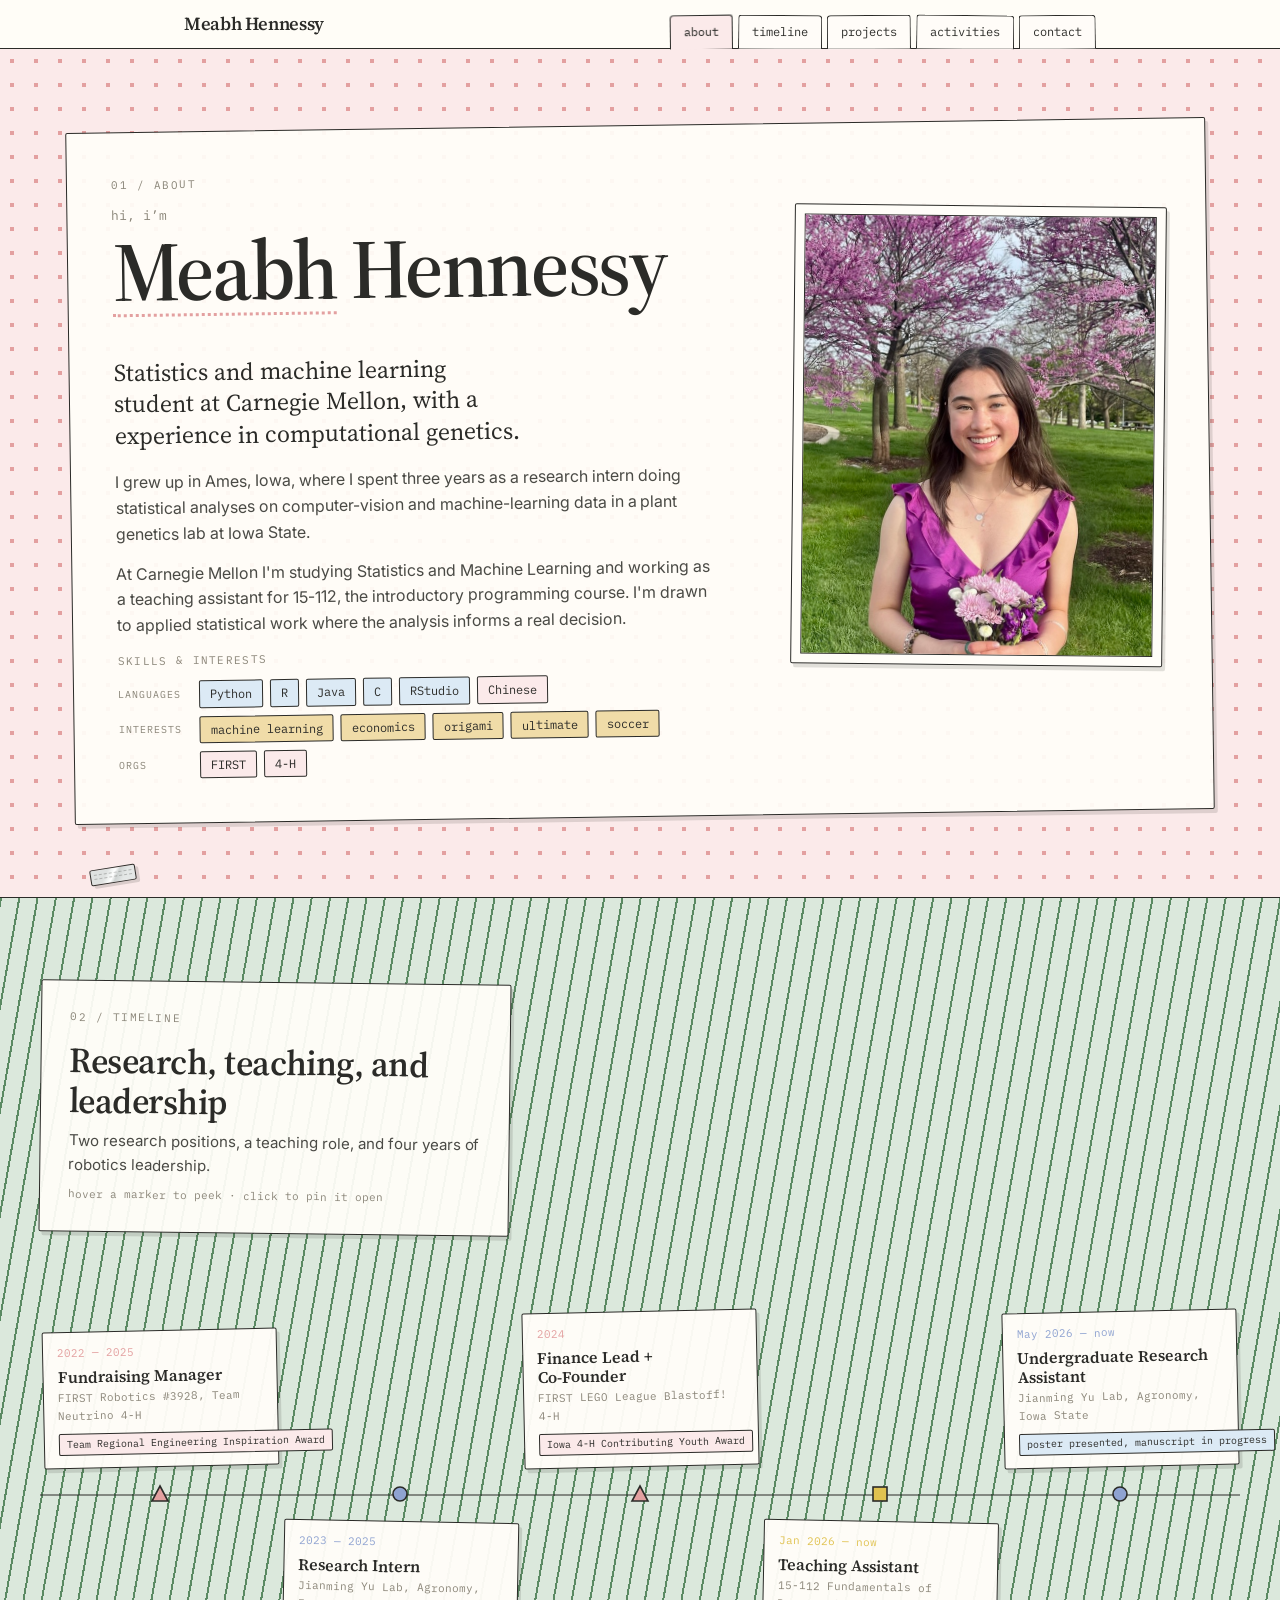
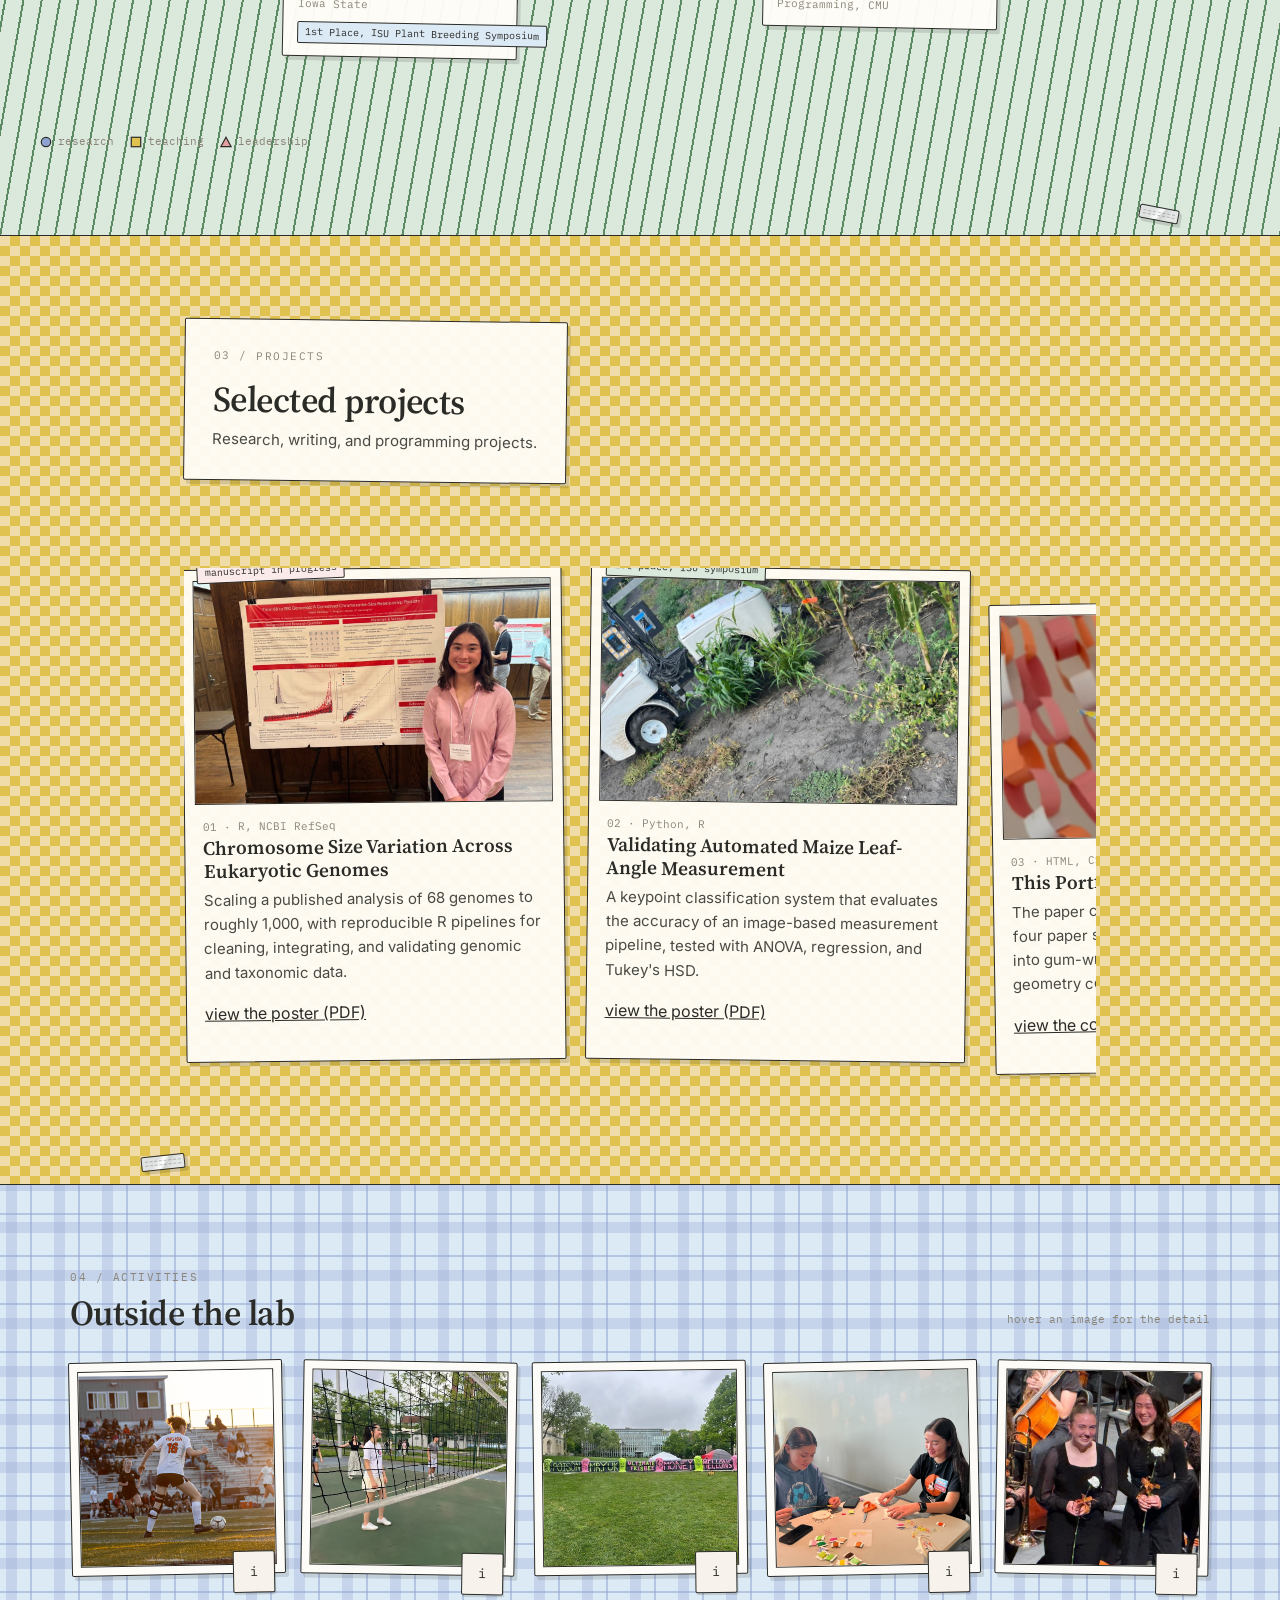
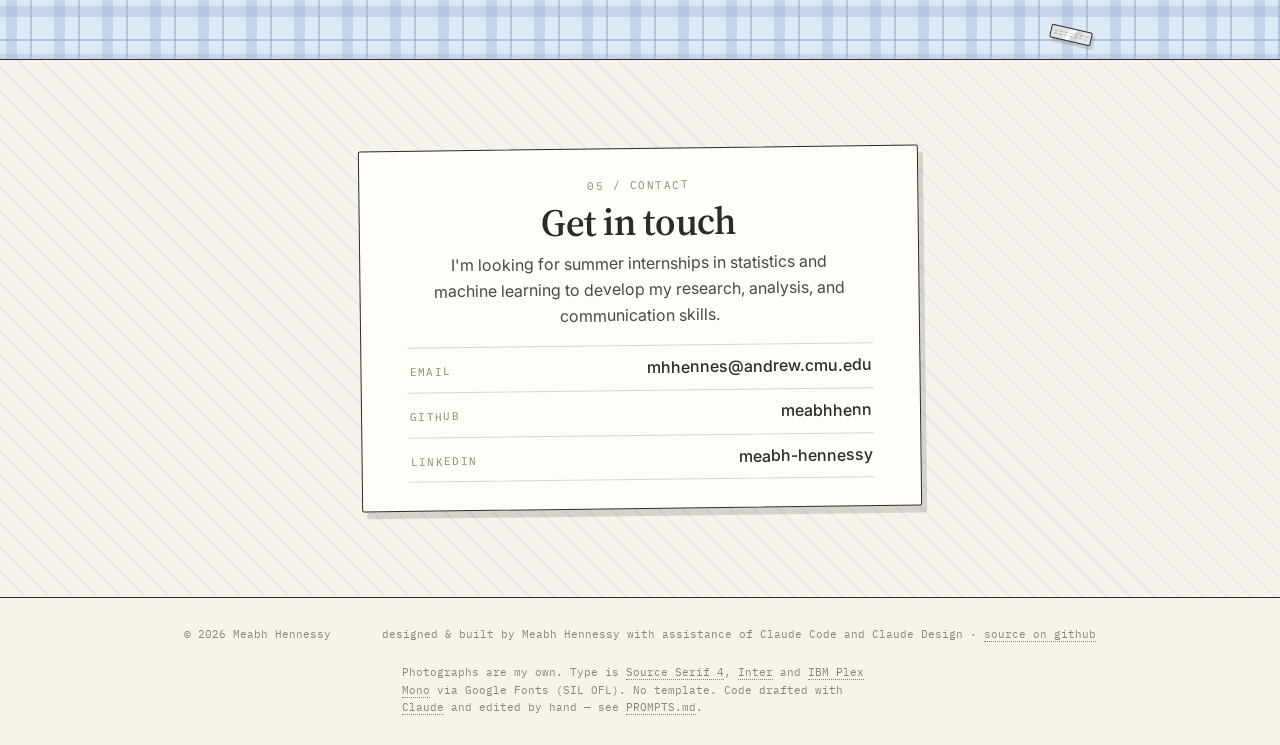
<file: index.html>
<!DOCTYPE html>
<!--
  Meabh Hennessy — portfolio, 15-113 Project 1.

  AI USAGE (required documentation)
  Tool: Claude (claude.ai), used in conversation across several sittings.
  Full prompt log: PROMPTS.md in this repository.

  How I used it: I wrote brief intro + motivation, I also sent inspo designs drawn up by me. The design brief follows:
  the Mondrian-collage layout, the paper-card treatment, the font type matches,
  section colours, timeline design choice, and the gum-wrapper hearts
  for the interactive feature. I described what I wanted and used AI to
  draft the HTML/CSS/JS, then read it back and sent it round again where it was
  wrong, e.g. the fold sequence was rebuilt many times because my prompts we're too vague for the concept.

  What I changed by hand after AI drafts: the fold geometry and step wording,
  the timeline copy (cut to short bullets), the skill grouping and colour
  coding, portrait crop and placement, and the z-index rule that keeps the
  wrappers below the text layer.

  What each file does:
    index.html      — content and structure, all sections
    css/styles.css  — layout, paper-card styling, responsive breakpoints
    js/main.js      — nav scroll state, timeline expand, the folding feature

  CREDITS
  All photographs are my own. Fonts are Source Serif 4, Inter and IBM Plex Mono,
  served from Google Fonts under the SIL Open Font License. No template used. I gave one reference webiste for the 
  AI to see what the background would be structured as: teamneutrino.org.
-->
<html lang="en">
<head>
<meta charset="utf-8" />
<meta name="viewport" content="width=device-width, initial-scale=1" />
<title>Meabh Hennessy — Portfolio</title>
<meta name="description" content="Portfolio of Meabh Hennessy — statistics and machine learning student at Carnegie Mellon." />
<link rel="icon" type="image/svg+xml" href="images/favicon.svg" />
<link rel="alternate icon" href="images/favicon.svg />
<link rel="preconnect" href="https://fonts.googleapis.com" />
<link rel="preconnect" href="https://fonts.gstatic.com" crossorigin />
<link href="https://fonts.googleapis.com/css2?family=Source+Serif+4:opsz,wght@8..60,400;8..60,600;8..60,700&family=Inter:wght@400;500&family=IBM+Plex+Mono:wght@400;500&display=swap" rel="stylesheet" />
<link rel="stylesheet" href="css/styles.css" />
</head>
<body>

<nav class="nav">
  <div class="nav__inner">
    <a class="nav__name" href="#about">Meabh Hennessy</a>
    <div class="nav__tabs">
      <a class="tab tab--about" href="#about" data-tab="about">about</a>
      <a class="tab tab--timeline" href="#timeline" data-tab="timeline">timeline</a>
      <a class="tab tab--projects" href="#projects" data-tab="projects">projects</a>
      <a class="tab tab--activities" href="#activities" data-tab="activities">activities</a>
      <a class="tab tab--contact" href="#contact" data-tab="contact">contact</a>
    </div>
  </div>
</nav>

<main>

  <section class="section section--about" id="about">
    <div class="flock" data-flock="about" aria-hidden="true"></div>
    <button class="seed" type="button" data-seed="1" data-back="#f2e4e4" style="--sbot:15px;--sleft:7%;--ssize:46px;--srot:-9deg" aria-label="Fold this gum wrapper into a heart" title="fold a gum-wrapper heart — 8 folds, and it stays here"></button>
    <div class="wrap wrap--wide">
      <div class="card card--hero">
        <p class="eyebrow">01 / about</p>
        <p class="kicker">hi, i&rsquo;m</p>
        <h1 class="display">
          <span class="name" id="name-trigger" tabindex="0" role="button" aria-describedby="name-note">Meabh<span class="name__note" id="name-note" role="tooltip"><span class="name__ipa">/ mayv /</span>Irish &mdash; the older spelling of Maeve, from Old Irish <em>Medb</em>, &ldquo;a fierce warrior queen in Irish history&rdquo;</span></span> Hennessy
        </h1>

        <div class="hero__grid">
          <div>
            <p class="lede">Statistics and machine learning student at Carnegie Mellon, with a experience in computational genetics.</p>
            <p class="body">I grew up in Ames, Iowa, where I spent three years as a research intern doing statistical analyses on computer-vision and machine-learning data in a plant genetics lab at Iowa State.</p>
            <p class="body">At Carnegie Mellon I'm studying Statistics and Machine Learning and working as a teaching assistant for 15-112, the introductory programming course. I'm drawn to applied statistical work where the analysis informs a real decision.</p>
            <p class="eyebrow eyebrow--tight">skills &amp; interests</p>
            <div class="tag-groups">
              <div class="tag-group">
                <span class="tag-group__label">languages</span>
                <ul class="tags">
                  <li class="tag tag--blue">Python</li>
                  <li class="tag tag--blue">R</li>
                  <li class="tag tag--blue">Java</li>
                  <li class="tag tag--blue">C</li>
                  <li class="tag tag--blue">RStudio</li>
                  <li class="tag tag--pink">Chinese</li>
                </ul>
              </div>
              <div class="tag-group">
                <span class="tag-group__label">interests</span>
                <ul class="tags">
                  <li class="tag tag--mustard">machine learning</li>
                  <li class="tag tag--mustard">economics</li>
                  <li class="tag tag--mustard">origami</li>
                  <li class="tag tag--mustard">ultimate</li>
                  <li class="tag tag--mustard">soccer</li>
                </ul>
              </div>
              <div class="tag-group">
                <span class="tag-group__label">orgs</span>
                <ul class="tags">
                  <li class="tag tag--pink">FIRST</li>
                  <li class="tag tag--pink">4-H</li>
                </ul>
              </div>
            </div>
          </div>

          <figure class="photo">
            <div class="photo__frame">
              <img src="images/portrait.jpeg" alt="Portrait of Meabh Hennessy" style="object-position:50% 30%" />
            </div>
          </figure>
        </div>
      </div>
    </div>
  </section>

  <section class="section section--timeline" id="timeline">
    <div class="flock" data-flock="timeline" aria-hidden="true"></div>
    <button class="seed" type="button" data-seed="2" data-back="#e2ece3" style="--sbot:14px;--sleft:89%;--ssize:40px;--srot:11deg" aria-label="Fold this gum wrapper into a heart" title="fold a gum-wrapper heart — 8 folds, and it stays here"></button>
    <div class="wrap wrap--widest">
      <div class="card card--intro card--tilt-b">
        <p class="eyebrow">02 / timeline</p>
        <h2 class="heading">Research, teaching, and leadership</h2>
        <p class="body body--sm">Two research positions, a teaching role, and four years of robotics leadership.</p>
        <p class="note">hover a marker to peek &middot; click to pin it open</p>
      </div>

      <ol class="rail">
        <li class="rail__entry" data-kind="leadership">
          <div class="rail__slot rail__slot--top">
            <article class="tl-card">
              <p class="tl-card__dates">2022 &mdash; 2025</p>
              <h3 class="tl-card__role">Fundraising Manager</h3>
              <p class="tl-card__org">FIRST Robotics #3928, Team Neutrino 4-H</p>
              <span class="award">Team Regional Engineering Inspiration Award</span>
              <button class="tl-toggle" type="button" aria-expanded="false"><span>more detail</span></button>
              <div class="tl-card__detail">
                <ul>
                  <li>Led 10-person fundraising subteam.</li>
                  <li>$100,000+ raised across two seasons.</li>
                  <li>Wrote grant applications and funding reports.</li>
                  <li>Sponsor communications.</li>
                </ul>
              </div>
            </article>
          </div>
          <button class="rail__mark" type="button" aria-expanded="false" aria-label="Fundraising Manager, 2022 &mdash; 2025">
            <svg viewBox="0 0 24 24" width="24" height="24" aria-hidden="true"><polygon points="12,4 20,19 4,19" /></svg>
          </button>
          <div class="rail__slot rail__slot--bottom"></div>
        </li>

        <li class="rail__entry" data-kind="research">
          <div class="rail__slot rail__slot--top"></div>
          <button class="rail__mark" type="button" aria-expanded="false" aria-label="Research Intern, 2023 &mdash; 2025">
            <svg viewBox="0 0 24 24" width="24" height="24" aria-hidden="true"><circle cx="12" cy="12" r="7" /></svg>
          </button>
          <div class="rail__slot rail__slot--bottom">
            <article class="tl-card">
              <p class="tl-card__dates">2023 &mdash; 2025</p>
              <h3 class="tl-card__role">Research Intern</h3>
              <p class="tl-card__org">Jianming Yu Lab, Agronomy, Iowa State</p>
              <span class="award">1st Place, ISU Plant Breeding Symposium</span>
              <button class="tl-toggle" type="button" aria-expanded="false"><span>more detail</span></button>
              <div class="tl-card__detail">
                <ul>
                  <li>Built keypoint classification system.</li>
                  <li>Scored computer measured maize leaf angles.</li>
                  <li>ANOVA, regression, Tukey&rsquo;s HSD in R.</li>
                  <li>Data visualisations.</li>
                  <li>Presented at five research events.</li>
                </ul>
              </div>
            </article>
          </div>
        </li>

        <li class="rail__entry" data-kind="leadership">
          <div class="rail__slot rail__slot--top">
            <article class="tl-card">
              <p class="tl-card__dates">2024</p>
              <h3 class="tl-card__role">Finance Lead + Co-Founder</h3>
              <p class="tl-card__org">FIRST LEGO League Blastoff! 4-H</p>
              <span class="award">Iowa 4-H Contributing Youth Award</span>
              <button class="tl-toggle" type="button" aria-expanded="false"><span>more detail</span></button>
              <div class="tl-card__detail">
                <ul>
                  <li>Co-founded the camp.</li>
                  <li>75+ young people introduced to coding + robotics.</li>
                  <li>20+ volunteers on staff.</li>
                  <li>$2,000 raised to run it.</li>
                </ul>
              </div>
            </article>
          </div>
          <button class="rail__mark" type="button" aria-expanded="false" aria-label="Finance Lead + Co-Founder, 2024">
            <svg viewBox="0 0 24 24" width="24" height="24" aria-hidden="true"><polygon points="12,4 20,19 4,19" /></svg>
          </button>
          <div class="rail__slot rail__slot--bottom"></div>
        </li>

        <li class="rail__entry" data-kind="teaching">
          <div class="rail__slot rail__slot--top"></div>
          <button class="rail__mark" type="button" aria-expanded="false" aria-label="Teaching Assistant, Jan 2026 &mdash; now">
            <svg viewBox="0 0 24 24" width="24" height="24" aria-hidden="true"><rect x="5" y="5" width="14" height="14" /></svg>
          </button>
          <div class="rail__slot rail__slot--bottom">
            <article class="tl-card">
              <p class="tl-card__dates">Jan 2026 &mdash; now</p>
              <h3 class="tl-card__role">Teaching Assistant</h3>
              <p class="tl-card__org">15-112 Fundamentals of Programming, CMU</p>
              <button class="tl-toggle" type="button" aria-expanded="false"><span>more detail</span></button>
              <div class="tl-card__detail">
                <ul>
                  <li>Office hours: Python, program design, debugging.</li>
                  <li>Co-teach recitations of 30+ students.</li>
                  <li>Grade code for correctness + style with AI.</li>
                </ul>
              </div>
            </article>
          </div>
        </li>

        <li class="rail__entry" data-kind="research">
          <div class="rail__slot rail__slot--top">
            <article class="tl-card">
              <p class="tl-card__dates">May 2026 &mdash; now</p>
              <h3 class="tl-card__role">Undergraduate Research Assistant</h3>
              <p class="tl-card__org">Jianming Yu Lab, Agronomy, Iowa State</p>
              <span class="award">poster presented, manuscript in progress</span>
              <button class="tl-toggle" type="button" aria-expanded="false"><span>more detail</span></button>
              <div class="tl-card__detail">
                <ul>
                  <li>Analysis of 1,000+ genomes.</li>
                  <li>NCBI RefSeq data.</li>
                  <li>Reproducible R workflows.</li>
                  <li>Cleaning, integration, and validation.</li>
                </ul>
              </div>
            </article>
          </div>
          <button class="rail__mark" type="button" aria-expanded="false" aria-label="Undergraduate Research Assistant, May 2026 &mdash; now">
            <svg viewBox="0 0 24 24" width="24" height="24" aria-hidden="true"><circle cx="12" cy="12" r="7" /></svg>
          </button>
          <div class="rail__slot rail__slot--bottom"></div>
        </li>
      </ol>

      <ul class="legend">
        <li><svg viewBox="0 0 14 14" width="12" height="12" aria-hidden="true"><circle cx="7" cy="7" r="5.5" fill="var(--blue)" stroke="#2b2b28" stroke-width="1.4" /></svg>research</li>
        <li><svg viewBox="0 0 14 14" width="12" height="12" aria-hidden="true"><rect x="1.5" y="1.5" width="11" height="11" fill="var(--mustard)" stroke="#2b2b28" stroke-width="1.4" /></svg>teaching</li>
        <li><svg viewBox="0 0 14 14" width="12" height="12" aria-hidden="true"><polygon points="7,1.5 13,12.5 1,12.5" fill="var(--pink)" stroke="#2b2b28" stroke-width="1.4" /></svg>leadership</li>
      </ul>
    </div>
  </section>

  <section class="section section--projects" id="projects">
    <div class="flock" data-flock="projects" aria-hidden="true"></div>
    <button class="seed" type="button" data-seed="3" data-back="#f5e9cd" style="--sbot:14px;--sleft:11%;--ssize:44px;--srot:-6deg" aria-label="Fold this gum wrapper into a heart" title="fold a gum-wrapper heart — 8 folds, and it stays here"></button>
    <div class="wrap">
      <div class="projects__head">
        <div class="card card--intro card--tilt-b">
          <p class="eyebrow">03 / projects</p>
          <h2 class="heading">Selected projects</h2>
          <p class="body body--sm">Research, writing, and programming projects.</p>
        </div>
      </div>

      <div class="grid">
        <article class="card card--project card--tilt-a">
          <span class="award award--corner">manuscript in progress</span>
          <div class="shot"><img src="images/proj-chromosome.jpeg" alt="Meabh presenting the chromosome-size research poster at the ISU symposium" style="object-position:50% 40%" /></div>
          <div class="card--project__text">
            <p class="note">01 &middot; R, NCBI RefSeq</p>
            <h3 class="title">Chromosome Size Variation Across Eukaryotic Genomes</h3>
            <p class="body body--sm">Scaling a published analysis of 68 genomes to roughly 1,000, with reproducible R pipelines for cleaning, integrating, and validating genomic and taxonomic data.</p>
            <p class="card__links"><a href="posters/chromosome-size-poster.pdf" target="_blank" rel="noopener">view the poster (PDF)</a></p>
          </div>
        </article>

        <article class="card card--project card--tilt-b card--offset">
          <span class="award award--corner award--corner-right">1st place, ISU symposium</span>
          <div class="shot"><img src="images/proj-phenobot.jpeg" alt="PhenoBot imaging rig in a maize field" style="object-position:18% 10%" /></div>
          <div class="card--project__text">
            <p class="note">02 &middot; Python, R</p>
            <h3 class="title">Validating Automated Maize Leaf-Angle Measurement</h3>
            <p class="body body--sm">A keypoint classification system that evaluates the accuracy of an image-based measurement pipeline, tested with ANOVA, regression, and Tukey's HSD.</p>            
            <p class="card__links"><a href="posters/leaf-angle-poster.pdf" target="_blank" rel="noopener">view the poster (PDF)</a></p>
          </div>
        </article>

        <article class="card card--project card--tilt-c card--offset-lg">
          <div class="shot"><img src="images/proj-website.jpeg" alt="A folded paper crane hanging beside paper chains" style="object-position:58% 38%" /></div>
          <div class="card--project__text">
            <p class="note">03 &middot; HTML, CSS, JavaScript</p>
            <h3 class="title">This Portfolio Site</h3>
            <p class="body body--sm">The paper cards are CSS transforms, and the four paper squares tucked into the margins fold into gum-wrapper hearts using reflection geometry computed in JavaScript.</p>            
            <p class="card__links"><a href="https://github.com/meabhhenn/meabhhenn.github.io" target="_blank" rel="noopener">view the code</a></p>
          </div>
        </article>

        <article class="card card--project card--tilt-a card--offset">
          <div class="shot"><img src="images/proj-crossy-road.jpeg" alt="Swing Set Dash gameplay, a Crossy-Road-style game with a playground swing set gauntlet" style="object-position:50% 45%" /></div>
          <div class="card--project__text">
            <p class="note">04 &middot; JavaScript, Three.js</p>
            <h3 class="title">Swing Set Dash</h3>
            <p class="body body--sm">A browser-playable Crossy-Road clone built with Kiro: hop forward through a playground gauntlet, timing your crossings past swinging kids on three parallel swing sets.</p>
            <p class="card__links"><a href="crossy-road/" target="_blank" rel="noopener">play the game</a> &middot; <a href="https://github.com/meabhhenn/meabhhenn.github.io/tree/main/crossy-road" target="_blank" rel="noopener">view the code</a></p>
          </div>
        </article>

        <article class="card card--project card--tilt-b card--offset">
          <div class="shot"><img src="images/proj-traffic-guess-game.png" alt="Map of the Chicago Loop region used in Traffic Guess Game, highlighting the area whose speeds you guess" style="object-position:50% 50%" /></div>
          <div class="card--project__text">
            <p class="note">05 &middot; Python, Flask, Socrata &amp; Open-Meteo APIs</p>
            <h3 class="title">Traffic Guess Game</h3>
            <p class="body body--sm">A Flask web app that tests your intuition against real Chicago traffic: each round shows a real historical hour's weather and region map, pulled live from the Socrata traffic API and Open-Meteo, and scores how close your speed guess lands to what was actually recorded.</p>
            <p class="card__links"><a href="traffic.html">play it live</a> · <a href="https://github.com/meabhhenn/traffic-guess-backend" target="_blank" rel="noopener">backend code</a> · <a href="https://github.com/meabhhenn/traffic-guess-game" target="_blank" rel="noopener">original version</a></p>
          </div>
        </article>
      </div>
    </div>
  </section>

  <section class="section section--activities" id="activities">
    <div class="flock" data-flock="activities" aria-hidden="true"></div>
    <button class="seed" type="button" data-seed="4" data-back="#e0eaf4" style="--sbot:17px;--sleft:82%;--ssize:42px;--srot:13deg" aria-label="Fold this gum wrapper into a heart" title="fold a gum-wrapper heart — 8 folds, and it stays here"></button>
    <div class="wrap wrap--wide">
      <div class="activities__head">
        <div>
          <p class="eyebrow">04 / activities</p>
          <h2 class="heading">Outside the lab</h2>
        </div>
        <p class="note">hover an image for the detail</p>
      </div>

      <div class="act-grid">
        <figure class="act-tile act-tile--a">
          <div class="act-tile__frame">
            <img src="images/act-soccer.jpeg" alt="Playing varsity soccer for Ames High School" style="object-position:55% 50%" />
            <div class="act-reveal" aria-hidden="true">
              <span class="act-reveal__title">Soccer</span>
              <span class="act-reveal__body">Varsity soccer at Ames High School, 2022&ndash;2025.</span>
            </div>
          </div>
          <button class="act-info" type="button" aria-expanded="false" aria-label="Show detail about Soccer">i</button>
        </figure>
        <figure class="act-tile act-tile--b">
          <div class="act-tile__frame">
            <img src="images/act-volunteering.jpeg" alt="Volunteering at the Iowa State Games volleyball venue" style="object-position:30% 40%" />
            <div class="act-reveal" aria-hidden="true">
              <span class="act-reveal__title">Volunteering</span>
              <span class="act-reveal__body">Volunteering with Iowa Soccer association and local Chinese academy.</span>
            </div>
          </div>
          <button class="act-info" type="button" aria-expanded="false" aria-label="Show detail about State Games volunteering">i</button>
        </figure>
        <figure class="act-tile act-tile--c">
          <div class="act-tile__frame">
            <img src="images/act-ultimate.jpeg" alt="Money Mellons ultimate frisbee banner on the CMU lawn" />
            <div class="act-reveal" aria-hidden="true">
              <span class="act-reveal__title">Ultimate</span>
              <span class="act-reveal__body">Money Mellons &mdash; Carnegie Mellon's women's ultimate club.</span>
            </div>
          </div>
          <button class="act-info" type="button" aria-expanded="false" aria-label="Show detail about Ultimate">i</button>
        </figure>
        <figure class="act-tile act-tile--a">
          <div class="act-tile__frame">
            <img src="images/act-mentoring.jpeg" alt="Mentoring a student through a craft project" style="object-position:50% 45%" />
            <div class="act-reveal" aria-hidden="true">
              <span class="act-reveal__title">FIRST mentoring</span>
              <span class="act-reveal__body">Mentoring FIRST robotics and LEGO League students, continuing the 4-H programs I grew up in.</span>
            </div>
          </div>
          <button class="act-info" type="button" aria-expanded="false" aria-label="Show detail about FIRST mentoring">i</button>
        </figure>
        <figure class="act-tile act-tile--b">
          <div class="act-tile__frame">
            <img src="images/act-orchestra.jpeg" alt="After an orchestra concert, holding a carnation" style="object-position:62% 38%" />
            <div class="act-reveal" aria-hidden="true">
              <span class="act-reveal__title">Orchestra</span>
              <span class="act-reveal__body">Violin, in orchestra 5th through 12th grade.</span>
            </div>
          </div>
          <button class="act-info" type="button" aria-expanded="false" aria-label="Show detail about Orchestra">i</button>
        </figure>
      </div>
    </div>
  </section>

  <section class="section section--contact" id="contact">
    <div class="flock" data-flock="contact" aria-hidden="true"></div>
    <div class="wrap">
      <div class="card card--business">
        <p class="eyebrow">05 / contact</p>
        <h2 class="heading">Get in touch</h2>
        <p class="body">I'm looking for summer internships in statistics and machine learning to develop my research, analysis, and communication skills.</p>
        <div class="contact__rows">
          <a class="contact__row" href="mailto:mhhennes@andrew.cmu.edu"><span class="contact__label">email</span><span class="contact__value">mhhennes@andrew.cmu.edu</span></a>
          <a class="contact__row" href="https://github.com/meabhhenn" target="_blank" rel="noopener"><span class="contact__label">github</span><span class="contact__value">meabhhenn</span></a>
          <a class="contact__row" href="https://www.linkedin.com/in/meabh-hennessy" target="_blank" rel="noopener"><span class="contact__label">linkedin</span><span class="contact__value">meabh-hennessy</span></a>
        </div>
      </div>
    </div>
  </section>

</main>

<footer class="footer">
  <p>&copy; 2026 Meabh Hennessy</p>
  <p>designed &amp; built by Meabh Hennessy with assistance of Claude Code and Claude Design &middot; <a href="https://github.com/meabhhenn/meabhhenn.github.io" target="_blank" rel="noopener">source on github</a></p>
  <p class="footer__credits">Photographs are my own. Type is <a href="https://fonts.google.com/specimen/Source+Serif+4" target="_blank" rel="noopener">Source Serif 4</a>, <a href="https://fonts.google.com/specimen/Inter" target="_blank" rel="noopener">Inter</a> and <a href="https://fonts.google.com/specimen/IBM+Plex+Mono" target="_blank" rel="noopener">IBM Plex Mono</a> via Google Fonts (SIL OFL). No template. Code drafted with <a href="https://claude.ai" target="_blank" rel="noopener">Claude</a> and edited by hand &mdash; see <a href="https://github.com/meabhhenn/meabhhenn.github.io/blob/main/PROMPTS.md" target="_blank" rel="noopener">PROMPTS.md</a>.</p>
</footer>

<div class="modal" id="fold-modal" role="dialog" aria-modal="true" aria-label="Fold a gum-wrapper heart" hidden>
  <div class="modal__panel">
    <button class="modal__close" type="button" id="close-fold" aria-label="Close">&times;</button>

    <p class="eyebrow" id="step-label">fold 1 of 8</p>

    <div class="modal__body">
      <div class="stage">
        <svg id="paper" viewBox="-26 -26 252 252" width="250" height="250">
          <defs>
            <pattern id="backFace" width="11" height="11" patternUnits="userSpaceOnUse">
              <rect width="11" height="11" fill="#fbeaea" />
              <circle cx="5.5" cy="5.5" r="1.7" fill="#e3a0a0" />
            </pattern>
          </defs>
          <ellipse id="paper-shadow" cx="100" cy="200" rx="60" ry="9" fill="#2b2b28" opacity="0.09" />
          <g id="stage-tilt">
            <g id="stage-flip">
              <g id="crease-layer"></g>
              <g id="poly-layer"></g>
              <line id="ghost" stroke="var(--doodle)" stroke-width="1.4" stroke-dasharray="6 4" opacity="0" />
              <line id="crease-hint" stroke="var(--doodle)" stroke-width="1.2" stroke-dasharray="3 3" opacity="0" />
              <circle id="target-dot" r="8" fill="none" stroke="var(--doodle)" stroke-width="1.4" stroke-dasharray="4 3" opacity="0" />
              <circle id="grab-dot" r="6" fill="var(--doodle)" opacity="0" />
            </g>
          </g>
        </svg>
      </div>

      <div class="modal__side">
        <div class="progress"><div class="progress__fill" id="progress-fill"></div></div>
        <div class="modal__buttons">
          <button class="btn btn--primary" type="button" id="do-fold">fold</button>
          <button class="btn btn--quiet" type="button" id="step-back" aria-label="Back a fold">back</button>
          <button class="btn btn--quiet" type="button" id="start-over" aria-label="Start over">reset</button>
        </div>
      </div>
    </div>
  </div>
</div>

<script src="js/main.js"></script>
</body>
</html>
</file>
<file: css/styles.css>
/*
  css/styles.css — Meabh Hennessy, 15-113 Project 1.

  AI USAGE: drafted with Claude (claude.ai) from my layout decisions, then
  edited by hand. See PROMPTS.md for the log and index.html for the summary.

  Things I decided and had to correct in the AI's drafts:
    - .seed sits at z-index 1, below the z-index 2 content wraps, so a paper
      wrapper or a finished heart can never overlap text. The AI first placed
      them at z-index 4, over the copy.
    - the section fields (dots, stripes, checks, plaid) are CSS gradients, not
      images, so nothing extra has to load
    - .photo margin-top pulls the portrait up level with the name
    - breakpoints at 640px and 1024px: the timeline rail goes vertical, then
      horizontal
*/

/* Meabh Hennessy — portfolio
   paper-craft / collage theme. Layout is mobile-first;
   breakpoints at 640px (tablet) and 1024px (desktop). */

:root {
  --cream: #f7f3ec;
  --ink: #2b2b28;
  --ink-soft: #4a4a45;
  --ink-mute: #8a8578;
  --paper: 255, 253, 248;
  --sh: 3px 4px 0 rgba(43, 43, 40, 0.14);
  --sh-lift: 6px 8px 0 rgba(43, 43, 40, 0.17);
  --pink: #e3a0a0;
  --blue: #8fa3d1;
  --sage: #5b8a63;
  --mustard: #e0c250;
  --pink-soft: #fbeaea;
  --blue-soft: #dceaf5;
  --sage-soft: #dbe8dc;
  --mustard-soft: #f0dca8;
  --rule: rgba(43, 43, 40, 0.18);
  --doodle: #6f83b3;
  --serif: "Source Serif 4", Georgia, serif;
  --sans: Inter, system-ui, sans-serif;
  --mono: "IBM Plex Mono", ui-monospace, monospace;
  --tilt: 0.45; /* paper rotation multiplier — raised on wider screens */
}

*, *::before, *::after { box-sizing: border-box; }

html { scroll-behavior: smooth; }

body {
  margin: 0;
  font-family: var(--sans);
  font-size: 1rem;
  line-height: 1.62;
  color: var(--ink);
  background: var(--cream);
  -webkit-font-smoothing: antialiased;
  text-wrap: pretty;
}

a { color: var(--ink); }
a:hover { color: var(--ink-soft); }

/* ---------- shared type ---------- */

.eyebrow {
  font-family: var(--mono);
  font-size: 0.6875rem;
  letter-spacing: 0.14em;
  text-transform: uppercase;
  color: var(--ink-mute);
  margin: 0 0 14px;
}
.eyebrow--tight { letter-spacing: 0.12em; margin: 0 0 10px; }

.kicker {
  font-family: var(--mono);
  font-size: 0.8125rem;
  color: var(--ink-mute);
  line-height: 1;
  margin: 0 0 8px;
}

.display {
  font-family: var(--serif);
  font-weight: 600;
  font-size: clamp(2.9rem, 7.8vw, 5.25rem);
  line-height: 1;
  letter-spacing: -0.028em;
  margin: 0 0 40px;
}

.heading {
  font-family: var(--serif);
  font-weight: 600;
  font-size: clamp(1.6rem, 3vw, 2.2rem);
  line-height: 1.14;
  letter-spacing: -0.015em;
  margin: 0 0 8px;
}

.title {
  font-family: var(--serif);
  font-weight: 600;
  font-size: 1.2rem;
  line-height: 1.2;
  margin: 0 0 6px;
}

.lede {
  font-family: var(--serif);
  font-size: clamp(1.15rem, 2.1vw, 1.5rem);
  line-height: 1.32;
  margin: 0 0 18px;
  max-width: 34ch;
}

.body { margin: 0 0 14px; color: var(--ink-soft); max-width: 60ch; }
.body--sm { font-size: 0.9375rem; margin: 0; }

.note { font-family: var(--mono); font-size: 0.6875rem; color: var(--ink-mute); margin: 8px 0 0; }
.note--sage { color: var(--sage); line-height: 1.5; margin: 14px 0 0; }

/* ---------- nav ---------- */

.nav {
  position: sticky;
  top: 0;
  z-index: 40;
  background: rgba(var(--paper), 0.94);
  backdrop-filter: blur(6px);
  -webkit-backdrop-filter: blur(6px);
  border-bottom: 1.5px solid var(--ink);
}
.nav__inner {
  max-width: 960px;
  margin: 0 auto;
  padding: 13px clamp(16px, 4vw, 24px) 0;
  display: flex;
  align-items: flex-end;
  justify-content: space-between;
  gap: 10px;
  flex-wrap: wrap;
}
.nav__name {
  font-family: var(--serif);
  font-weight: 600;
  font-size: 1.15rem;
  letter-spacing: -0.02em;
  line-height: 1.2;
  text-decoration: none;
  white-space: nowrap;
  flex-shrink: 0;
  padding-bottom: 13px;
}
.nav__tabs { display: flex; align-items: flex-end; gap: 5px; flex-wrap: wrap; }

.tab {
  font-family: var(--mono);
  font-size: 0.75rem;
  text-decoration: none;
  padding: 6px 13px 8px;
  border: 1.5px solid var(--ink);
  border-bottom: none;
  background: rgba(var(--paper), 0.72);
  margin-bottom: -1.5px;
  transform-origin: bottom center;
  transition: background 0.18s ease, transform 0.18s ease;
}
.tab--about { border-radius: 4px 3px 0 0; transform: rotate(-0.7deg); }
.tab--timeline { border-radius: 3px 4px 0 0; transform: rotate(0.5deg); }
.tab--projects { border-radius: 4px 3px 0 0; transform: rotate(-0.4deg); }
.tab--activities { border-radius: 3px 4px 0 0; transform: rotate(0.7deg); }
.tab--contact { border-radius: 3px 4px 0 0; transform: rotate(-0.6deg); }
.tab:hover { transform: rotate(0deg) translateY(-2px); }
.tab--about.is-active { background: var(--pink-soft); }
.tab--timeline.is-active { background: var(--sage-soft); }
.tab--projects.is-active { background: var(--mustard-soft); }
.tab--activities.is-active { background: var(--blue-soft); }
.tab--contact.is-active { background: var(--blue-soft); }

/* ---------- sections & their pattern fields ---------- */

.section {
  position: relative;
  border-bottom: 1.5px solid var(--ink);
  padding: clamp(48px, 7vw, 84px) 0;
}
.wrap {
  max-width: 960px;
  margin: 0 auto;
  padding: 0 clamp(16px, 4vw, 24px);
  position: relative;
  z-index: 2;
  width: 100%;
}
.wrap--wide { max-width: 1180px; padding: 0 clamp(16px, 3vw, 20px); }
.wrap--widest { max-width: 1240px; padding: 0 clamp(16px, 3vw, 20px); }

.section--about {
  background-color: var(--pink-soft);
  background-image: radial-gradient(var(--pink) 2.5px, transparent 2.5px);
  background-size: 24px 24px;
  padding: clamp(44px, 6vw, 76px) 0 clamp(48px, 7vw, 80px);
  display: flex;
  align-items: center;
}
.section--timeline {
  background-color: var(--sage-soft);
  background-image: repeating-linear-gradient(100deg, var(--sage) 0 2px, transparent 2px 18px);
}
.section--projects {
  background-color: var(--mustard-soft);
  background-image: repeating-conic-gradient(var(--mustard) 0% 25%, transparent 0% 50%);
  background-size: 20px 20px;
}
.section--activities {
  background-color: var(--blue-soft);
  background-image:repeating-linear-gradient(90deg, rgba(143,163,209,0.30) 0 11px, transparent 11px 48px),repeating-linear-gradient(0deg, rgba(143,163,209,0.30) 0 11px, transparent 11px 48px),repeating-linear-gradient(90deg, rgba(143,163,209,0.52) 0 2px, transparent 2px 48px),repeating-linear-gradient(0deg, rgba(143,163,209,0.52) 0 2px, transparent 2px 48px);
  background-position:6px 6px, 6px 6px, 30px 30px, 30px 30px;
}

.section--contact {
  background-color: var(--cream);
  background-image: repeating-linear-gradient(45deg, rgba(143, 163, 209, 0.16) 0 1.5px, transparent 1.5px 17px);
  padding: clamp(52px, 7vw, 88px) 0;
}

/* ---------- paper cards ---------- */

.card {
  position: relative;
  background-color: rgba(var(--paper), 0.94);
  border: 1.5px solid var(--ink);
  border-radius: 2px;
  box-shadow: var(--sh);
}
.card--hero { padding: clamp(26px, 3.6vw, 44px); transform: rotate(calc(-0.8deg * var(--tilt))); }
.card--intro { padding: clamp(20px, 2.6vw, 28px); max-width: 470px; }
.card--tilt-a { transform: rotate(calc(-0.6deg * var(--tilt))); }
.card--tilt-b { transform: rotate(calc(0.7deg * var(--tilt))); }
.card--tilt-c { transform: rotate(calc(-0.9deg * var(--tilt))); }

.crane-tab {
  position: absolute;
  z-index: 6;
  top: -16px;
  right: -14px;
  width: 44px;
  height: 44px;
  padding: 0;
  border: 1.5px solid var(--ink);
  border-radius: 1px;
  cursor: pointer;
  background-color: var(--sage-soft);
  background-image: repeating-linear-gradient(45deg, var(--sage) 0 1.5px, transparent 1.5px 8px);
  box-shadow: 2px 3px 0 rgba(43, 43, 40, 0.18);
  transform: rotate(-7deg);
  transition: transform 0.2s ease;
}
.crane-tab:hover { transform: rotate(0deg) translateY(-2px); }

/* ---------- hero ---------- */

.hero__grid { display: grid; grid-template-columns: 1fr; gap: clamp(22px, 3.2vw, 40px); align-items: start; }

.name {
  position: relative;
  display: inline-block;
  cursor: help;
  border-bottom: 3px dotted var(--pink);
  outline: none;
}
.name__note {
  display: none;
  position: absolute;
  bottom: calc(100% + 12px);
  left: 0;
  z-index: 5;
  width: max-content;
  max-width: min(720px, 74vw);
  font-family: var(--sans);
  font-weight: 400;
  font-size: 0.8125rem;
  line-height: 1.5;
  letter-spacing: 0;
  color: var(--ink-soft);
  background: rgba(var(--paper), 0.98);
  border: 1.5px solid var(--ink);
  border-radius: 2px;
  box-shadow: var(--sh);
  padding: 11px 14px;
  transform: rotate(calc(-0.6deg * var(--tilt)));
}
.name:hover .name__note,
.name:focus .name__note,
.name.is-open .name__note { display: block; }
.name__ipa {
  display: block;
  font-family: var(--mono);
  font-size: 0.875rem;
  color: var(--ink);
  margin-bottom: 3px;
}

.tag-groups { display: flex; flex-direction: column; gap: 8px; }
.tag-group { display: flex; flex-wrap: wrap; gap: 7px; align-items: center; }
.tag-group__label {
  font-family: var(--mono);
  font-size: 0.625rem;
  letter-spacing: 0.1em;
  text-transform: uppercase;
  color: var(--ink-mute);
  flex: 0 0 74px;
}
.tags { display: flex; flex-wrap: wrap; gap: 7px; list-style: none; margin: 0; padding: 0; }
.tag {
  font-family: var(--mono);
  font-size: 0.75rem;
  padding: 3px 10px;
  border: 1px solid var(--ink);
  border-radius: 2px;
}
.tag--pink { background: var(--pink-soft); }
.tag--blue { background: var(--blue-soft); }
.tag--sage { background: var(--sage-soft); }
.tag--mustard { background: var(--mustard-soft); }

.photo {
  margin: 0;
  background: rgba(var(--paper), 0.96);
  border: 1.5px solid var(--ink);
  border-radius: 2px;
  box-shadow: var(--sh);
  padding: 9px 9px 9px;
  transform: rotate(calc(1.4deg * var(--tilt)));
  width: 100%;
  max-width: 372px;
  justify-self: center;
}
.photo__frame { position: relative; width: 100%; aspect-ratio: 4 / 5; border: 1px solid var(--ink); overflow: hidden; }
.photo__frame img {
  display: block;
  width: 100%;
  height: 100%;
  object-fit: cover;
  transform: scale(1.06);
  transform-origin: 50% 30%;
}
.photo__caption {
  font-family: var(--mono);
  font-size: 0.6875rem;
  color: var(--ink-mute);
  margin: 7px 0 0;
  text-align: center;
}

/* ---------- timeline ---------- */

/* mobile: a vertical spine. desktop: a horizontal rule with markers on it. */
.rail { list-style: none; margin: 0; padding: 0 0 0 22px; position: relative; display: flex; flex-direction: column; gap: 14px; }
.rail::before {
  content: "";
  position: absolute;
  left: 5px;
  top: 0;
  bottom: 0;
  width: 2px;
  background: var(--ink);
  opacity: 0.5;
}
.rail__entry { position: relative; }
.rail__slot--top:empty, .rail__slot--bottom:empty { display: none; }
.rail__mark {
  position: absolute;
  left: -22px;
  top: 16px;
  width: 14px;
  height: 14px;
  padding: 0;
  border: none;
  background: none;
  cursor: pointer;
}
.rail__mark svg { width: 14px; height: 14px; }
.rail__mark svg > * { stroke: var(--ink); stroke-width: 1.6; }
.rail__entry[data-kind="research"] .rail__mark svg > * { fill: var(--blue); }
.rail__entry[data-kind="teaching"] .rail__mark svg > * { fill: var(--mustard); }
.rail__entry[data-kind="leadership"] .rail__mark svg > * { fill: var(--pink); }

.tl-card {
  position: relative;
  background-color: rgba(var(--paper), 0.96);
  border: 1.5px solid var(--ink);
  border-radius: 2px;
  box-shadow: var(--sh);
  padding: 14px 15px;
  transition: transform 0.2s ease, box-shadow 0.2s ease;
}
.rail__entry:nth-child(odd) .tl-card { transform: rotate(calc(-1.2deg * var(--tilt))); }
.rail__entry:nth-child(even) .tl-card { transform: rotate(calc(1.1deg * var(--tilt))); }

.tl-card__dates { font-family: var(--mono); font-size: 0.6875rem; margin: 0 0 5px; }
.rail__entry[data-kind="research"] .tl-card__dates { color: var(--blue); }
.rail__entry[data-kind="teaching"] .tl-card__dates { color: var(--mustard); }
.rail__entry[data-kind="leadership"] .tl-card__dates { color: var(--pink); }
.tl-card__role { font-family: var(--serif); font-weight: 600; font-size: 1.0625rem; line-height: 1.2; margin: 0 0 3px; }
.tl-card__org { font-family: var(--mono); font-size: 0.6875rem; color: var(--ink-mute); margin: 0; }

.award {
  display: inline-block;
  font-family: var(--mono);
  font-size: 0.625rem;
  white-space: nowrap;
  margin-top: 8px;
  padding: 2px 7px;
  border: 1px solid var(--ink);
  border-radius: 2px;
  background: var(--cream);
}
.rail__entry[data-kind="research"] .award { background: var(--blue-soft); }
.rail__entry[data-kind="teaching"] .award { background: var(--mustard-soft); }
.rail__entry[data-kind="leadership"] .award { background: var(--pink-soft); }
.award--corner {
  position: absolute;
  z-index: 4;
  top: -11px;
  left: 14px;
  margin: 0;
  background: var(--pink-soft);
  transform: rotate(-2deg);
}
.award--corner-right { background: var(--sage-soft); transform: rotate(1.5deg); }

.tl-toggle {
  display: flex;
  align-items: center;
  font-family: var(--mono);
  font-size: 0.75rem;
  color: var(--ink-mute);
  cursor: pointer;
  margin-top: 4px;
  min-height: 44px;
  padding: 6px 2px;
  border: none;
  background: none;
  text-align: left;
}
.tl-toggle span { border-bottom: 1px dotted var(--ink-mute); }
.tl-toggle:hover { color: var(--ink); }

.tl-card__detail { display: none; margin-top: 10px; padding-top: 9px; border-top: 1px solid var(--rule); }
.tl-card__detail ul {
  margin: 0;
  padding-left: 15px;
  color: var(--ink-soft);
  font-size: 0.8125rem;
  line-height: 1.5;
  display: flex;
  flex-direction: column;
  gap: 4px;
}
.rail__entry.is-open .tl-card__detail { display: block; }
.rail__entry.is-open .tl-card { box-shadow: var(--sh-lift); }

.legend {
  display: flex;
  gap: 16px;
  flex-wrap: wrap;
  margin: clamp(22px, 3vw, 32px) 0 0;
  padding: 0;
  list-style: none;
  font-family: var(--mono);
  font-size: 0.6875rem;
  color: var(--ink-mute);
}
.legend li { display: flex; align-items: center; gap: 6px; }

/* ---------- projects ---------- */

.projects__head { margin-bottom: clamp(24px, 3.2vw, 34px); }
.grid {
  display: flex;
  gap: clamp(16px, 2.2vw, 24px);
  align-items: start;
  overflow-x: auto;
  overflow-y: hidden;
  scroll-snap-type: x proximity;
  padding-bottom: 14px;
  -webkit-overflow-scrolling: touch;
}
.grid > .card--project {
  flex: 0 0 min(82vw, 340px);
  scroll-snap-align: start;
}
.grid::-webkit-scrollbar { height: 8px; }
.grid::-webkit-scrollbar-thumb { background: var(--ink-mute, #999); border-radius: 999px; }

.card--project { padding: 10px 10px 18px; transition: transform 0.2s ease, box-shadow 0.2s ease; }
.card--project:hover {
  transform: rotate(0deg) translate(-2px, -3px);
  box-shadow: var(--sh-lift);
}
.card--project__text { padding: 0 8px; }
.shot { position: relative; width: 100%; aspect-ratio: 16 / 10; border: 1px solid var(--ink); margin-bottom: 14px; }
.shot img { display: block; width: 100%; height: 100%; object-fit: cover; }

/* ---------- activities ---------- */

.activities__head {
  display: flex;
  align-items: flex-end;
  justify-content: space-between;
  gap: 16px;
  flex-wrap: wrap;
  margin-bottom: clamp(20px, 2.6vw, 28px);
}
.activities__head .eyebrow { margin: 0 0 6px; }
.activities__head .heading { margin: 0; }
.activities__head .note { margin: 0 0 4px; }

.act-grid {
  display: grid;
  grid-template-columns: repeat(2, minmax(0, 1fr));
  gap: clamp(12px, 1.8vw, 18px);
  row-gap: 32px;
}

.act-tile {
  position: relative;
  margin: 0;
  background: rgba(var(--paper), 0.96);
  border: 1.5px solid var(--ink);
  border-radius: 2px;
  box-shadow: var(--sh);
  padding: 8px;
}
.act-tile--a { transform: rotate(calc(-1.1deg * var(--tilt))); }
.act-tile--b { transform: rotate(calc(0.9deg * var(--tilt))); }
.act-tile--c { transform: rotate(calc(-0.7deg * var(--tilt))); }

.act-tile__frame {
  position: relative;
  width: 100%;
  aspect-ratio: 1 / 1;
  border: 1px solid var(--ink);
  overflow: hidden;
}
.act-tile__frame img { display: block; width: 100%; height: 100%; object-fit: cover; }

/* the reveal panel is inert, so it never blocks the image beneath it */
.act-reveal {
  position: absolute;
  inset: 0;
  display: flex;
  flex-direction: column;
  justify-content: flex-end;
  gap: 5px;
  padding: 12px;
  pointer-events: none;
  background: rgba(247, 243, 236, 0.94);
  opacity: 0;
  transition: opacity 0.2s ease;
}
.act-tile:hover .act-reveal,
.act-tile:focus-within .act-reveal,
.act-tile.is-open .act-reveal { opacity: 1; }
.act-reveal__title {
  font-family: var(--serif);
  font-weight: 600;
  font-size: 1rem;
  line-height: 1.15;
  color: var(--ink);
}
.act-reveal__body { font-size: 0.8125rem; line-height: 1.45; color: var(--ink-soft); }

.act-info {
  position: absolute;
  z-index: 3;
  bottom: -20px;
  right: 10px;
  width: 42px;
  height: 42px;
  padding: 0;
  font-family: var(--mono);
  font-size: 0.8125rem;
  line-height: 1;
  color: var(--ink);
  cursor: pointer;
  border: 1.5px solid var(--ink);
  border-radius: 2px;
  background: var(--cream);
  box-shadow: 1px 2px 0 rgba(43, 43, 40, 0.16);
}

/* ---------- contact ---------- */

.card--business {
  max-width: 560px;
  margin: 0 auto;
  background: rgba(var(--paper), 0.97);
  box-shadow: 5px 7px 0 rgba(43, 43, 40, 0.16);
  padding: clamp(20px, 2.6vw, 28px) clamp(22px, 4vw, 46px);
  transform: rotate(calc(-0.7deg * var(--tilt)));
  text-align: center;
}
.card--business .eyebrow { margin: 0 0 6px; }
.card--business .heading { font-size: clamp(1.7rem, 3.4vw, 2.4rem); line-height: 1.1; letter-spacing: -0.02em; margin: 0 0 8px; }
.card--business .body { margin: 0 auto 16px; max-width: 42ch; }

.contact__rows { display: flex; flex-direction: column; text-align: left; }
.contact__row {
  font-size: 1rem;
  text-decoration: none;
  display: flex;
  justify-content: space-between;
  align-items: baseline;
  gap: 16px;
  padding: 9px 2px;
  border-top: 1px solid var(--rule);
  transition: padding-left 0.15s ease;
}
.contact__row:last-child { border-bottom: 1px solid var(--rule); }
.contact__row:hover { padding-left: 8px; }
.contact__label {
  font-family: var(--mono);
  font-size: 0.6875rem;
  letter-spacing: 0.12em;
  text-transform: uppercase;
  color: var(--ink-mute);
}
.contact__value { font-weight: 500; }

/* ---------- footer ---------- */

.footer {
  display: flex;
  justify-content: space-between;
  align-items: baseline;
  gap: 14px;
  flex-wrap: wrap;
  max-width: 960px;
  margin: 0 auto;
  padding: clamp(20px, 3vw, 28px) clamp(16px, 4vw, 24px);
  font-family: var(--mono);
  font-size: 0.6875rem;
  color: var(--ink-mute);
}
.footer p { margin: 0; }
.footer__credits {
  max-width: 68ch;
  margin: 6px auto 0 !important;
  font-size: 0.6875rem;
  line-height: 1.6;
  color: var(--ink-mute);
  text-wrap: pretty;
}
.footer a { color: var(--ink-mute); text-decoration: none; border-bottom: 1px dotted var(--ink-mute); }
.footer a:hover { color: var(--ink); }

/* ---------- the flock of finished cranes ---------- */

/* the flock clips itself, so sections do not need overflow:hidden —
   that clip was what cut off tall open timeline cards */
.flock { position: absolute; inset: 0; overflow: hidden; pointer-events: none; z-index: 1; }
.flock svg { position: absolute; }

/* ---------- the wrappers: click one, fold it, the heart stays there ---------- */
.seed {
  position: absolute;
  /* z-index 1 keeps every square and heart in the background layer, below the
     z-index 2 content wraps — so they can never sit on top of any text */
  z-index: 1;
  top: auto;
  bottom: var(--sbot);
  left: var(--sleft);
  width: var(--ssize);
  height: calc(var(--ssize) * 0.34);
  padding: 0;
  border: 1.5px solid var(--ink);
  border-radius: 2px;
  background: linear-gradient(122deg, #dfe2e1 0 34%, #f4f6f5 44%, #ffffff 50%, #cfd3d2 58%, #e4e7e6 74%);
  box-shadow: 3px 3px 0 rgba(43, 43, 40, 0.16);
  transform: rotate(var(--srot));
  cursor: pointer;
  transition: transform 0.18s ease, box-shadow 0.18s ease;
}
/* the two lengthwise creases every wrapper already carries */
.seed::before {
  content: "";
  position: absolute;
  left: 3px;
  right: 3px;
  top: 33%;
  height: 34%;
  border-top: 1px dashed rgba(43, 43, 40, 0.26);
  border-bottom: 1px dashed rgba(43, 43, 40, 0.26);
}
.seed:hover { transform: rotate(0deg) translateY(-3px) scale(1.06); box-shadow: 5px 5px 0 rgba(43, 43, 40, 0.2); }
.seed:focus-visible { outline: 2px solid var(--pink); outline-offset: 4px; }
.seed.is-folded {
  height: calc(var(--ssize) * 0.72);
  border-color: transparent;
  background: none;
  box-shadow: none;
  cursor: default;
  transform: rotate(calc(var(--srot) * 0.5));
}
.seed.is-folded::before { display: none; }
.seed svg { display: block; width: 100%; height: 100%; overflow: visible; }
@media (max-width: 760px) { .seed { --ssize: 40px !important; } }

/* ---------- folding modal ---------- */

.modal {
  position: fixed;
  inset: 0;
  z-index: 70;
  background: rgba(43, 43, 40, 0.46);
  backdrop-filter: blur(3px);
  -webkit-backdrop-filter: blur(3px);
  display: flex;
  align-items: center;
  justify-content: center;
  padding: clamp(12px, 3vw, 28px);
}
.modal[hidden] { display: none; }
.modal__panel {
  position: relative;
  width: 100%;
  max-width: 660px;
  max-height: 92vh;
  overflow: auto;
  background: rgba(var(--paper), 0.99);
  border: 1.5px solid var(--ink);
  border-radius: 2px;
  box-shadow: 8px 10px 0 rgba(43, 43, 40, 0.26);
  padding: clamp(20px, 3vw, 30px);
  transform: rotate(calc(-0.4deg * var(--tilt)));
}
.modal__close {
  position: absolute;
  top: 11px;
  right: 11px;
  width: 28px;
  height: 28px;
  font-family: var(--mono);
  font-size: 0.9375rem;
  line-height: 1;
  color: var(--ink);
  cursor: pointer;
  border: 1px solid var(--rule);
  border-radius: 2px;
  background: transparent;
  transition: border-color 0.15s ease;
}
.modal__close:hover { border-color: var(--ink); }
.modal__title {
  font-family: var(--serif);
  font-weight: 600;
  font-size: 1.45rem;
  line-height: 1.15;
  margin: 0 0 5px;
}
.modal .eyebrow { margin: 0 0 6px; }
.modal__body { display: flex; gap: clamp(16px, 3vw, 26px); flex-wrap: wrap; align-items: flex-start; margin-top: 16px; }
.modal__side { flex: 1 1 210px; min-width: 200px; }

.stage {
  flex: 0 0 auto;
  background: var(--cream);
  border: 1px solid var(--rule);
  border-radius: 2px;
  padding: 10px;
}
#paper { display: block; touch-action: none; cursor: grab; width: 205px; height: 205px; }
#paper.is-dragging { cursor: grabbing; }

.gestures {
  margin: 0 0 16px;
  padding: 0;
  list-style: none;
  font-size: 0.8125rem;
  color: var(--ink-soft);
  display: flex;
  flex-direction: column;
  gap: 6px;
}
.gestures strong { color: var(--ink); font-weight: 500; }

.progress {
  height: 5px;
  border: 1px solid var(--rule);
  border-radius: 2px;
  background: var(--cream);
  margin: 6px 0 16px;
  overflow: hidden;
}
.progress__fill { width: 0; height: 100%; background: var(--sage); transition: width 0.2s ease; }

.modal__buttons { display: flex; gap: 8px; flex-wrap: wrap; }
.btn {
  font-family: var(--mono);
  font-size: 0.75rem;
  color: var(--ink);
  cursor: pointer;
  padding: 5px 12px;
  border: 1px solid var(--rule);
  border-radius: 2px;
  background: transparent;
  transition: border-color 0.15s ease, background 0.15s ease, color 0.15s ease;
}
.btn:hover { border-color: var(--ink); }
.btn--primary { border: 1.5px solid var(--ink); background: var(--cream); }
.btn--primary:hover { background: var(--mustard-soft); }
.btn--quiet { color: var(--ink-mute); }
.btn--quiet:hover { color: var(--ink); }

/* ---------- tablet ---------- */

@media (min-width: 640px) {
  :root { --tilt: 1; }

  .hero__grid { grid-template-columns: 1fr 262px; }
  .photo { justify-self: end; margin-top: -96px; }

  .grid > .card--project { flex-basis: 360px; }
  .card--offset { margin-top: 26px; }
  .act-grid { grid-template-columns: repeat(3, minmax(0, 1fr)); }

  .projects__head { display: flex; align-items: flex-end; gap: 16px; flex-wrap: wrap; }

  #paper { width: 250px; height: 250px; }
  .card--intro { margin-bottom: clamp(34px, 4.5vw, 52px); }
}

/* ---------- desktop ---------- */

@media (min-width: 1024px) {
  .section--about { min-height: 82vh; }
  .hero__grid { grid-template-columns: 1fr 372px; }
  .photo { margin-top: -140px; }
  .grid > .card--project { flex-basis: 380px; }
  .card--offset { margin-top: 0; }
  .card--offset-lg { margin-top: 34px; }
  /* horizontal rail — desktop only: below this five cards cannot carry
     two bullets each, so narrower screens keep the vertical spine */
  .rail {
    display: grid;
    grid-template-columns: repeat(5, minmax(0, 1fr));
    gap: 0;
    padding: 0;
  }
  .rail::before {
    left: 0;
    right: 0;
    top: 207px;
    bottom: auto;
    height: 2px;
    width: auto;
  }
  .rail__entry { display: flex; flex-direction: column; align-items: center; }
  .rail__entry.is-open { z-index: 5; }
  .rail__slot--top,
  .rail__slot--bottom {
    position: relative;
    height: 190px;
    width: 100%;
    display: flex;
    justify-content: center;
  }
  .rail__slot--top:empty, .rail__slot--bottom:empty { display: flex; }
  .rail__slot--top { align-items: flex-end; padding-bottom: 10px; }
  .rail__slot--bottom { align-items: flex-start; padding-top: 10px; }
  .rail__mark {
    position: relative;
    left: auto;
    top: auto;
    flex: 0 0 auto;
    z-index: 3;
    width: 34px;
    height: 34px;
    display: flex;
    align-items: center;
    justify-content: center;
  }
  .rail__mark svg { width: 24px; height: 24px; }
  .tl-card { width: 100%; max-width: 235px; min-width: 0; padding: 12px 14px; }
  .tl-toggle { display: none; }
  .tl-card__role { font-size: 1rem; }
  .act-grid { grid-template-columns: repeat(5, minmax(0, 1fr)); }
  /* an open card hangs off the rule so its growth stays inside the section */
  .rail__entry.is-open .rail__slot--top .tl-card {
    position: absolute;
    bottom: 10px;
    left: 0;
    right: 0;
    margin: 0 auto;
    z-index: 6;
  }
  .rail__entry.is-open .rail__slot--bottom .tl-card {
    position: absolute;
    top: 10px;
    left: 0;
    right: 0;
    margin: 0 auto;
    z-index: 6;
  }
}

@media (prefers-reduced-motion: reduce) {
  html { scroll-behavior: auto; }
  * { transition: none !important; }
}
</file>
